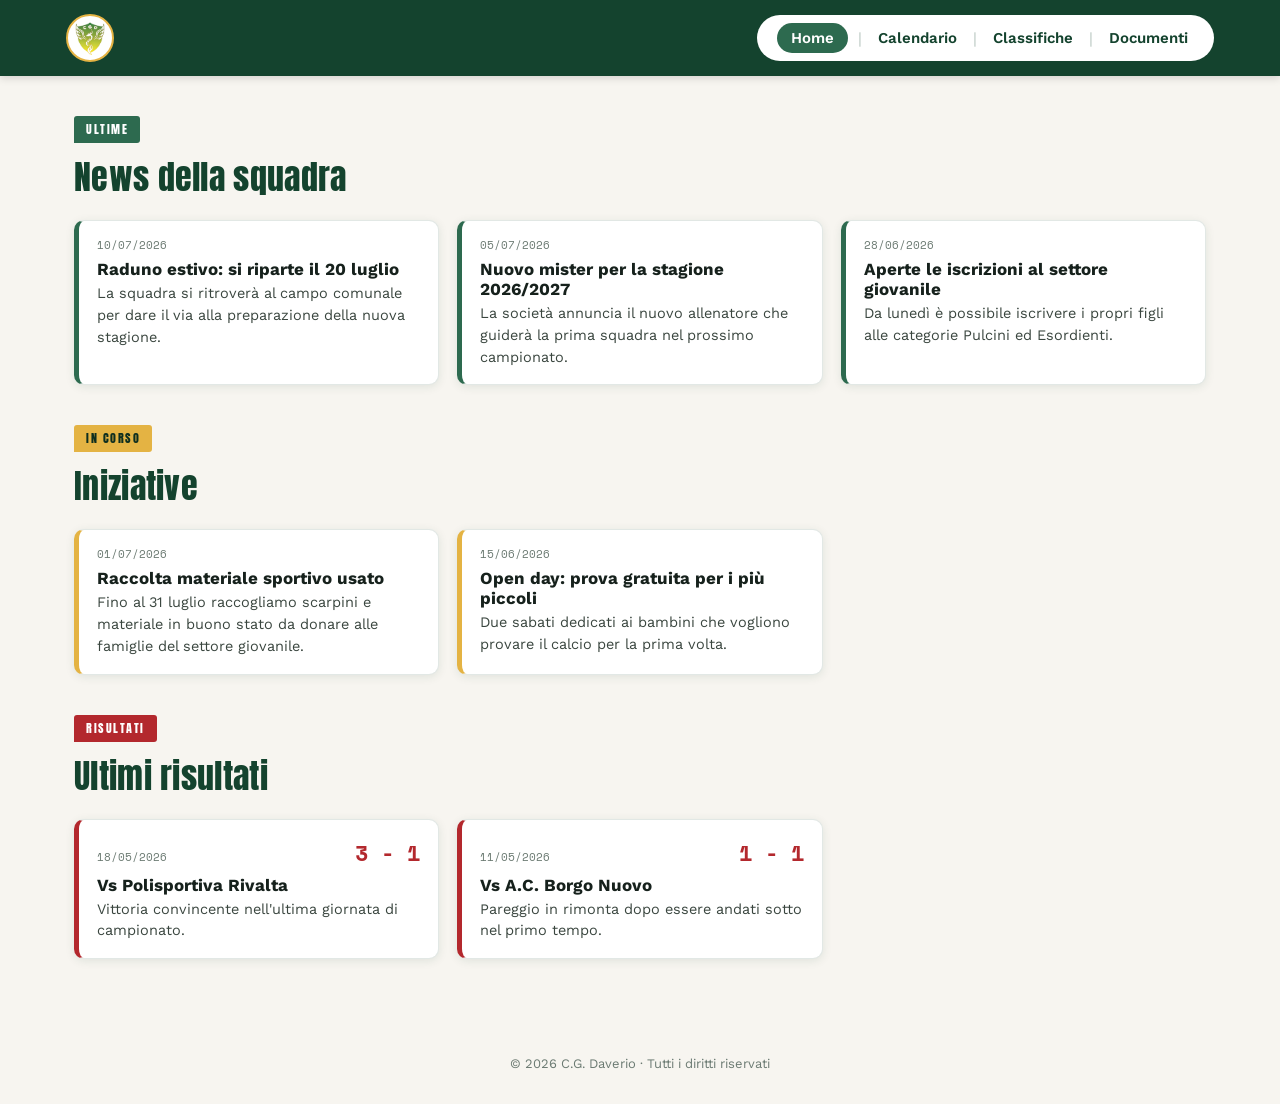
<file: index.html>
<!DOCTYPE html>
<html lang="it">
<head>
<meta charset="UTF-8">
<meta name="viewport" content="width=device-width, initial-scale=1.0">
<title>C.G. Daverio | Home</title>
<meta name="description" content="Sito ufficiale della squadra: news, calendario partite, classifiche e documenti.">

<link rel="preconnect" href="https://fonts.googleapis.com">
<link rel="preconnect" href="https://fonts.gstatic.com" crossorigin>
<link href="https://fonts.googleapis.com/css2?family=Anton&family=Space+Mono:wght@400;700&family=Work+Sans:wght@400;500;600;700&display=swap" rel="stylesheet">

<link rel="stylesheet" href="css/homepage.css">
</head>
<body>

<!-- HEADER -->
<header class="site-header">
  <div class="header-inner">
    <a class="brand" href="index.html" aria-label="Torna alla home">
      <span class="brand-crest">
        <img src="imgs/logo.png" alt="Stemma squadra" onerror="this.style.display='none'; this.nextElementSibling.style.display='flex';">
      </span>
    </a>

    <!-- Tabellone data/ora: visibile su mobile -->
    <div class="scoreboard" id="scoreboard" aria-live="off">
      <span class="scoreboard-date" id="scoreboard-date">--/--/----</span>
      <span class="scoreboard-time" id="scoreboard-time">--:--</span>
    </div>

    <!-- Nav orizzontale: visibile da pc -->
    <nav class="top-nav" aria-label="Navigazione principale">
      <a href="index.html" class="top-nav-link is-active">Home</a>
      <span class="top-nav-sep" aria-hidden="true">|</span>
      <a href="calendario.html" class="top-nav-link">Calendario</a>
      <span class="top-nav-sep" aria-hidden="true">|</span>
      <a href="classifiche.html" class="top-nav-link">Classifiche</a>
      <span class="top-nav-sep" aria-hidden="true">|</span>
      <a href="documenti.html" class="top-nav-link">Documenti</a>
    </nav>
  </div>
</header>

<!-- CONTENUTO -->
<main class="page">

  <section class="section-block" aria-labelledby="news-heading">
    <div class="section-tag">Ultime</div>
    <h1 id="news-heading" class="section-title">News della squadra</h1>

    <div class="news-list" id="news-list">
      <!-- Le card vengono generate da js/homepage.js -->
      <p class="news-empty" id="news-empty" hidden>Nessuna news al momento. Torna a trovarci presto.</p>
    </div>
  </section>

  <section class="section-block section-block--muted" aria-labelledby="iniziative-heading">
    <div class="section-tag section-tag--gold">In corso</div>
    <h2 id="iniziative-heading" class="section-title">Iniziative</h2>
    <div class="news-list" id="iniziative-list"></div>
  </section>

  <section class="section-block" aria-labelledby="risultati-heading">
    <div class="section-tag section-tag--red">Risultati</div>
    <h2 id="risultati-heading" class="section-title">Ultimi risultati</h2>
    <div class="news-list" id="risultati-list"></div>
  </section>

</main>

<footer class="site-footer">
  <p>&copy; <span id="anno-corrente">2026</span> C.G. Daverio &middot; Tutti i diritti riservati</p>
</footer>

<!-- BOTTOM NAV: fissa, solo mobile -->
<nav class="bottom-nav" aria-label="Navigazione rapida">
  <a href="index.html" class="bottom-nav-item is-active">
    <span class="bottom-nav-icon" aria-hidden="true">
      <svg viewBox="0 0 24 24" fill="none" stroke="currentColor" stroke-width="2" stroke-linecap="round" stroke-linejoin="round"><path d="M3 11.5 12 4l9 7.5"/><path d="M5 10v9a1 1 0 0 0 1 1h4v-6h4v6h4a1 1 0 0 0 1-1v-9"/></svg>
    </span>
    <span class="bottom-nav-label">Home</span>
  </a>
  <a href="calendario.html" class="bottom-nav-item">
    <span class="bottom-nav-icon" aria-hidden="true">
      <svg viewBox="0 0 24 24" fill="none" stroke="currentColor" stroke-width="2" stroke-linecap="round" stroke-linejoin="round"><rect x="3" y="5" width="18" height="16" rx="2"/><path d="M3 10h18M8 3v4M16 3v4"/></svg>
    </span>
    <span class="bottom-nav-label">Calendario</span>
  </a>
  <a href="classifiche.html" class="bottom-nav-item">
    <span class="bottom-nav-icon" aria-hidden="true">
      <svg viewBox="0 0 24 24" fill="none" stroke="currentColor" stroke-width="2" stroke-linecap="round" stroke-linejoin="round"><path d="M4 21V10M12 21V3M20 21v-7"/></svg>
    </span>
    <span class="bottom-nav-label">Classifiche</span>
  </a>
  <a href="documenti.html" class="bottom-nav-item">
    <span class="bottom-nav-icon" aria-hidden="true">
      <svg viewBox="0 0 24 24" fill="none" stroke="currentColor" stroke-width="2" stroke-linecap="round" stroke-linejoin="round"><path d="M14 3H7a2 2 0 0 0-2 2v14a2 2 0 0 0 2 2h10a2 2 0 0 0 2-2V8z"/><path d="M14 3v5h5"/></svg>
    </span>
    <span class="bottom-nav-label">Documenti</span>
  </a>
</nav>

<script src="js/homepage.js"></script>
</body>
</html>
</file>
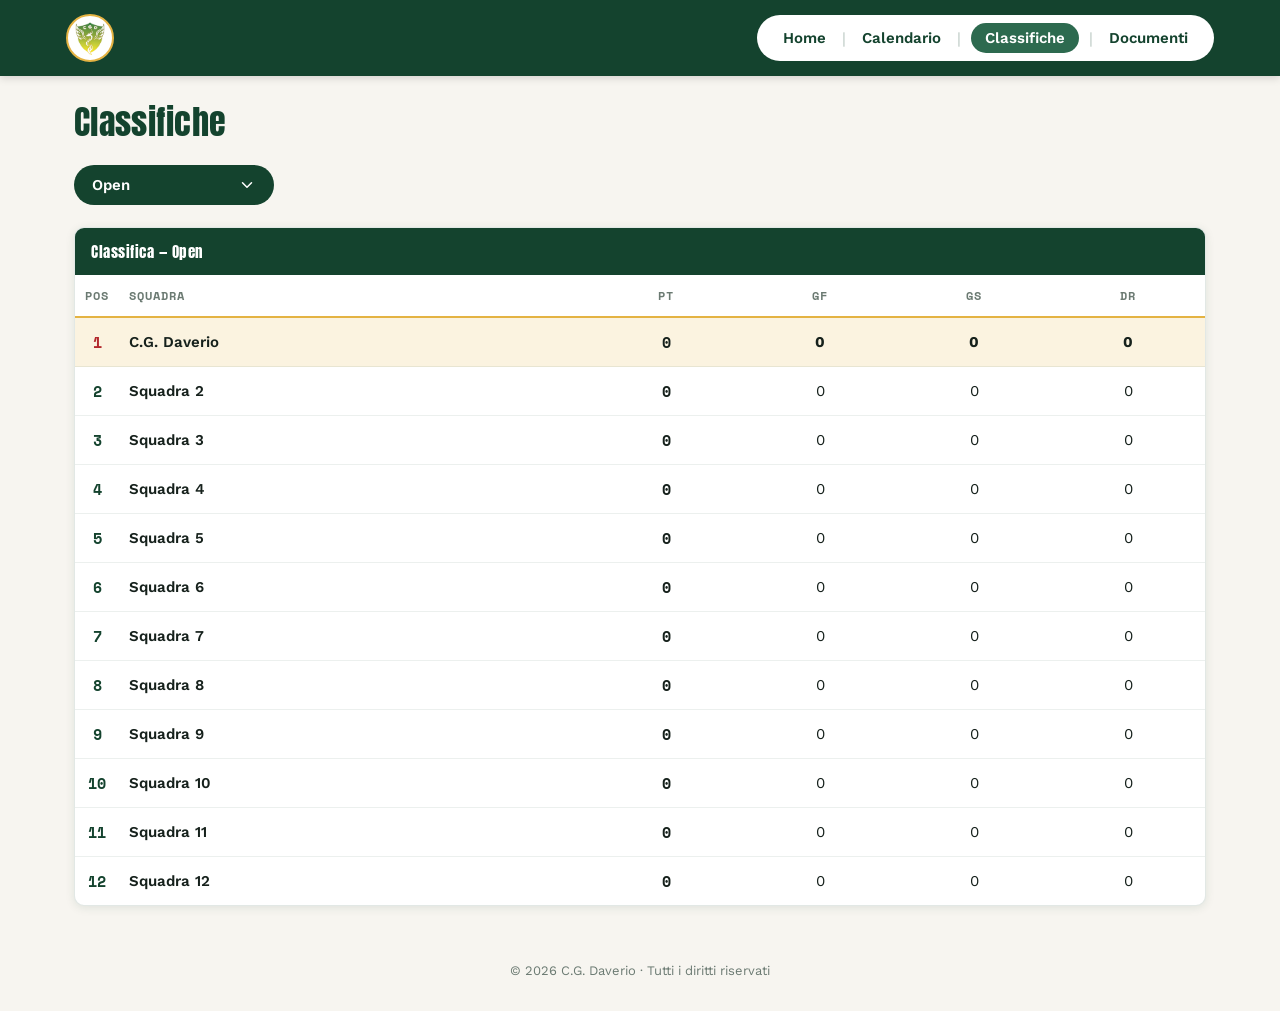
<file: classifiche.html>
<!DOCTYPE html>
<html lang="it">
<head>
<meta charset="UTF-8">
<meta name="viewport" content="width=device-width, initial-scale=1.0">
<title>Classifiche | C.G. Daverio</title>
<meta name="description" content="Classifiche aggiornate di tutte le squadre della società.">

<link rel="preconnect" href="https://fonts.googleapis.com">
<link rel="preconnect" href="https://fonts.gstatic.com" crossorigin>
<link href="https://fonts.googleapis.com/css2?family=Anton&family=Space+Mono:wght@400;700&family=Work+Sans:wght@400;500;600;700&display=swap" rel="stylesheet">

<link rel="stylesheet" href="css/homepage.css">
<link rel="stylesheet" href="css/calendario.css">
<link rel="stylesheet" href="css/classifiche.css">
</head>
<body>

<!-- HEADER (identico alle altre pagine, nav su "Classifiche") -->
<header class="site-header">
  <div class="header-inner">
    <a class="brand" href="index.html" aria-label="Torna alla home">
      <span class="brand-crest">
        <img src="imgs/logo.png" alt="Stemma squadra" onerror="this.style.display='none'; this.nextElementSibling.style.display='flex';">
        <span class="brand-crest-fallback" aria-hidden="true">ASD</span>
      </span>
    </a>

    <div class="scoreboard" id="scoreboard" aria-live="off">
      <span class="scoreboard-date" id="scoreboard-date">--/--/----</span>
      <span class="scoreboard-time" id="scoreboard-time">--:--</span>
    </div>

    <nav class="top-nav" aria-label="Navigazione principale">
      <a href="index.html" class="top-nav-link">Home</a>
      <span class="top-nav-sep" aria-hidden="true">|</span>
      <a href="calendario.html" class="top-nav-link">Calendario</a>
      <span class="top-nav-sep" aria-hidden="true">|</span>
      <a href="classifiche.html" class="top-nav-link is-active">Classifiche</a>
      <span class="top-nav-sep" aria-hidden="true">|</span>
      <a href="documenti.html" class="top-nav-link">Documenti</a>
    </nav>
  </div>
</header>

<main class="page page--classifiche">

  <h1 class="section-title">Classifiche</h1>

  <!-- CONTROLLO: selezione squadra -->
  <div class="calendar-controls">
    <div class="dropdown" id="team-dropdown">
      <button type="button" class="dropdown-btn" id="team-dropdown-btn"
              aria-haspopup="listbox" aria-expanded="false">
        <span id="team-dropdown-label">Carico squadre&hellip;</span>
        <svg class="dropdown-chevron" viewBox="0 0 24 24" fill="none" stroke="currentColor" stroke-width="2" stroke-linecap="round" stroke-linejoin="round" aria-hidden="true"><path d="m6 9 6 6 6-6"/></svg>
      </button>
      <ul class="dropdown-list" id="team-dropdown-list" role="listbox" hidden></ul>
    </div>
  </div>

  <!-- TABELLA CLASSIFICA -->
  <div id="standings-container" class="standings-container" aria-live="polite">
    <p class="matches-loading" id="standings-loading">Caricamento classifica&hellip;</p>
  </div>

</main>

<footer class="site-footer">
  <p>&copy; <span id="anno-corrente">2026</span> C.G. Daverio &middot; Tutti i diritti riservati</p>
</footer>

<!-- BOTTOM NAV (identica alle altre pagine, "Classifiche" attivo) -->
<nav class="bottom-nav" aria-label="Navigazione rapida">
  <a href="index.html" class="bottom-nav-item">
    <span class="bottom-nav-icon" aria-hidden="true">
      <svg viewBox="0 0 24 24" fill="none" stroke="currentColor" stroke-width="2" stroke-linecap="round" stroke-linejoin="round"><path d="M3 11.5 12 4l9 7.5"/><path d="M5 10v9a1 1 0 0 0 1 1h4v-6h4v6h4a1 1 0 0 0 1-1v-9"/></svg>
    </span>
    <span class="bottom-nav-label">Home</span>
  </a>
  <a href="calendario.html" class="bottom-nav-item">
    <span class="bottom-nav-icon" aria-hidden="true">
      <svg viewBox="0 0 24 24" fill="none" stroke="currentColor" stroke-width="2" stroke-linecap="round" stroke-linejoin="round"><rect x="3" y="5" width="18" height="16" rx="2"/><path d="M3 10h18M8 3v4M16 3v4"/></svg>
    </span>
    <span class="bottom-nav-label">Calendario</span>
  </a>
  <a href="classifiche.html" class="bottom-nav-item is-active">
    <span class="bottom-nav-icon" aria-hidden="true">
      <svg viewBox="0 0 24 24" fill="none" stroke="currentColor" stroke-width="2" stroke-linecap="round" stroke-linejoin="round"><path d="M4 21V10M12 21V3M20 21v-7"/></svg>
    </span>
    <span class="bottom-nav-label">Classifiche</span>
  </a>
  <a href="documenti.html" class="bottom-nav-item">
    <span class="bottom-nav-icon" aria-hidden="true">
      <svg viewBox="0 0 24 24" fill="none" stroke="currentColor" stroke-width="2" stroke-linecap="round" stroke-linejoin="round"><path d="M14 3H7a2 2 0 0 0-2 2v14a2 2 0 0 0 2 2h10a2 2 0 0 0 2-2V8z"/><path d="M14 3v5h5"/></svg>
    </span>
    <span class="bottom-nav-label">Documenti</span>
  </a>
</nav>

<script src="js/classifiche.js"></script>
</body>
</html>
</file>
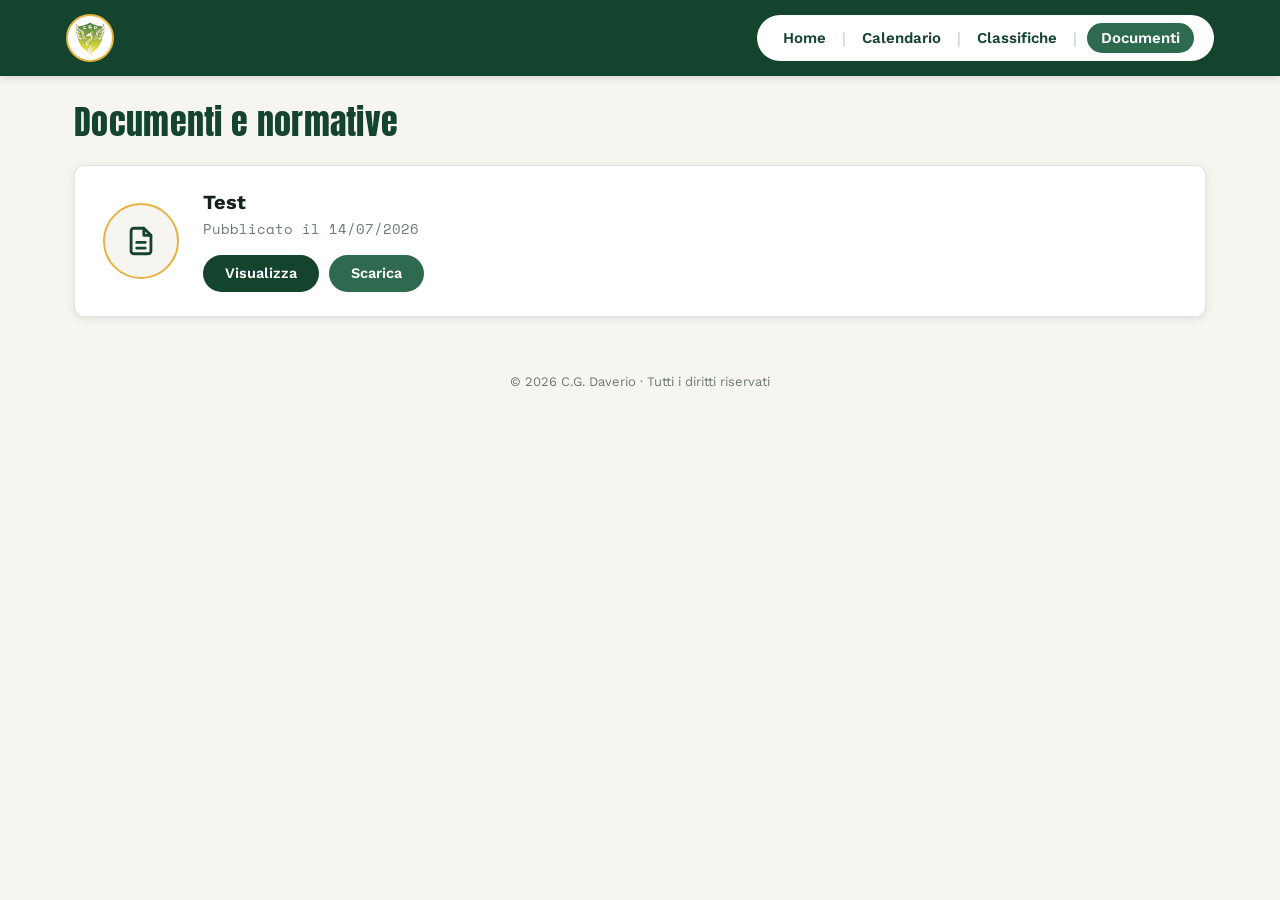
<file: documenti.html>
<!DOCTYPE html>
<html lang="it">
<head>
<meta charset="UTF-8">
<meta name="viewport" content="width=device-width, initial-scale=1.0">
<title>Documenti | C.G. Daverio</title>
<meta name="description" content="Documenti e normative della società, consultabili e scaricabili in PDF.">

<link rel="preconnect" href="https://fonts.googleapis.com">
<link rel="preconnect" href="https://fonts.gstatic.com" crossorigin>
<link href="https://fonts.googleapis.com/css2?family=Anton&family=Space+Mono:wght@400;700&family=Work+Sans:wght@400;500;600;700&display=swap" rel="stylesheet">

<link rel="stylesheet" href="css/homepage.css">
<link rel="stylesheet" href="css/documenti.css">
</head>
<body>

<!-- HEADER (identico alle altre pagine, nav su "Documenti") -->
<header class="site-header">
  <div class="header-inner">
    <a class="brand" href="index.html" aria-label="Torna alla home">
      <span class="brand-crest">
        <img src="imgs/logo.png" alt="Stemma squadra" onerror="this.style.display='none'; this.nextElementSibling.style.display='flex';">
      </span>
    </a>

    <div class="scoreboard" id="scoreboard" aria-live="off">
      <span class="scoreboard-date" id="scoreboard-date">--/--/----</span>
      <span class="scoreboard-time" id="scoreboard-time">--:--</span>
    </div>

    <nav class="top-nav" aria-label="Navigazione principale">
      <a href="index.html" class="top-nav-link">Home</a>
      <span class="top-nav-sep" aria-hidden="true">|</span>
      <a href="calendario.html" class="top-nav-link">Calendario</a>
      <span class="top-nav-sep" aria-hidden="true">|</span>
      <a href="classifiche.html" class="top-nav-link">Classifiche</a>
      <span class="top-nav-sep" aria-hidden="true">|</span>
      <a href="documenti.html" class="top-nav-link is-active">Documenti</a>
    </nav>
  </div>
</header>

<main class="page page--documenti">

  <h1 class="section-title">Documenti e normative</h1>

  <div id="documents-container" class="documents-container" aria-live="polite">
    <p class="matches-loading" id="documents-loading">Caricamento documenti&hellip;</p>
  </div>

</main>

<footer class="site-footer">
  <p>&copy; <span id="anno-corrente">2026</span> C.G. Daverio &middot; Tutti i diritti riservati</p>
</footer>

<!-- BOTTOM NAV (identica alle altre pagine, "Documenti" attivo) -->
<nav class="bottom-nav" aria-label="Navigazione rapida">
  <a href="index.html" class="bottom-nav-item">
    <span class="bottom-nav-icon" aria-hidden="true">
      <svg viewBox="0 0 24 24" fill="none" stroke="currentColor" stroke-width="2" stroke-linecap="round" stroke-linejoin="round"><path d="M3 11.5 12 4l9 7.5"/><path d="M5 10v9a1 1 0 0 0 1 1h4v-6h4v6h4a1 1 0 0 0 1-1v-9"/></svg>
    </span>
    <span class="bottom-nav-label">Home</span>
  </a>
  <a href="calendario.html" class="bottom-nav-item">
    <span class="bottom-nav-icon" aria-hidden="true">
      <svg viewBox="0 0 24 24" fill="none" stroke="currentColor" stroke-width="2" stroke-linecap="round" stroke-linejoin="round"><rect x="3" y="5" width="18" height="16" rx="2"/><path d="M3 10h18M8 3v4M16 3v4"/></svg>
    </span>
    <span class="bottom-nav-label">Calendario</span>
  </a>
  <a href="classifiche.html" class="bottom-nav-item">
    <span class="bottom-nav-icon" aria-hidden="true">
      <svg viewBox="0 0 24 24" fill="none" stroke="currentColor" stroke-width="2" stroke-linecap="round" stroke-linejoin="round"><path d="M4 21V10M12 21V3M20 21v-7"/></svg>
    </span>
    <span class="bottom-nav-label">Classifiche</span>
  </a>
  <a href="documenti.html" class="bottom-nav-item is-active">
    <span class="bottom-nav-icon" aria-hidden="true">
      <svg viewBox="0 0 24 24" fill="none" stroke="currentColor" stroke-width="2" stroke-linecap="round" stroke-linejoin="round"><path d="M14 3H7a2 2 0 0 0-2 2v14a2 2 0 0 0 2 2h10a2 2 0 0 0 2-2V8z"/><path d="M14 3v5h5"/></svg>
    </span>
    <span class="bottom-nav-label">Documenti</span>
  </a>
</nav>

<script src="js/documenti.js"></script>
</body>
</html>
</file>
<file: css/homepage.css>
/* =========================================================
   DESIGN TOKENS
   ========================================================= */
:root {
  --verde-pino: #14432E;
  --verde-pino-scuro: #0D2E1F;
  --verde-campo: #2D6A4F;
  --oro-stemma: #E4B343;
  --bianco-gesso: #F7F5F0;
  --bianco-puro: #FFFFFF;
  --inchiostro: #16211C;
  --grigio-erba: #6B7A72;
  --rosso-risultato: #B3282D;

  --font-display: 'Anton', 'Arial Narrow', sans-serif;
  --font-body: 'Work Sans', system-ui, sans-serif;
  --font-mono: 'Space Mono', 'Courier New', monospace;

  --header-h: 76px;
  --bottom-nav-h: 68px;
  --radius: 10px;
  --shadow-card: 0 2px 10px rgba(20, 67, 46, 0.10);
}

* { box-sizing: border-box; }

html { scroll-behavior: smooth; }

@media (prefers-reduced-motion: reduce) {
  html { scroll-behavior: auto; }
  * { animation-duration: 0.001ms !important; transition-duration: 0.001ms !important; }
}

body {
  margin: 0;
  font-family: var(--font-body);
  background: var(--bianco-gesso);
  color: var(--inchiostro);
  /* spazio per la bottom-nav fissa su mobile */
  padding-bottom: calc(var(--bottom-nav-h) + 12px);
}

a { color: inherit; text-decoration: none; }

img { max-width: 100%; display: block; }

:focus-visible {
  outline: 3px solid var(--oro-stemma);
  outline-offset: 2px;
}

/* =========================================================
   HEADER
   ========================================================= */
.site-header {
  position: sticky;
  top: 0;
  z-index: 20;
  background: var(--verde-pino);
  color: var(--bianco-puro);
  box-shadow: 0 2px 8px rgba(0,0,0,0.15);
}

.header-inner {
  max-width: 1180px;
  margin: 0 auto;
  padding: 10px 16px;
  display: flex;
  align-items: center;
  justify-content: space-between;
  gap: 16px;
  min-height: var(--header-h);
}

.brand {
  display: flex;
  align-items: center;
  gap: 12px;
  flex-shrink: 0;
}

.brand-crest {
  width: 48px;
  height: 48px;
  border-radius: 50%;
  background: var(--bianco-puro);
  border: 2px solid var(--oro-stemma);
  overflow: hidden;
  flex-shrink: 0;
  display: flex;
  align-items: center;
  justify-content: center;
}

.brand-crest img { width: 100%; height: 100%; object-fit: cover; }

.brand-crest-fallback {
  display: none;
  align-items: center;
  justify-content: center;
  width: 100%;
  height: 100%;
  font-family: var(--font-display);
  color: var(--verde-pino);
  font-size: 15px;
  letter-spacing: 0.5px;
}

.brand-name {
  font-family: var(--font-display);
  font-size: 18px;
  letter-spacing: 0.4px;
  line-height: 1.1;
  display: none; /* nascosto su mobile per dare spazio al tabellone */
}

/* Tabellone data/ora — elemento distintivo, stile segnapunti */
.scoreboard {
  display: flex;
  gap: 8px;
  font-family: var(--font-mono);
  background: var(--verde-pino-scuro);
  border: 1px solid rgba(228, 179, 67, 0.4);
  border-radius: 6px;
  padding: 6px 10px;
  color: var(--oro-stemma);
  font-size: 13px;
  line-height: 1.3;
  letter-spacing: 0.5px;
}

.scoreboard-date::after { content: ""; }

@media (min-width: 340px) {
  .scoreboard { flex-direction: column; text-align: right; }
}

/* Nav orizzontale — solo desktop */
.top-nav {
  display: none;
}

/* =========================================================
   MOBILE: bottom nav fissa
   ========================================================= */
.bottom-nav {
  position: fixed;
  left: 0;
  right: 0;
  bottom: 0;
  z-index: 30;
  display: flex;
  background: var(--verde-pino);
  border-top: 2px solid var(--oro-stemma);
  height: var(--bottom-nav-h);
  padding-bottom: env(safe-area-inset-bottom, 0);
  box-shadow: 0 -2px 10px rgba(0,0,0,0.18);
}

.bottom-nav-item {
  flex: 1 1 0;
  display: flex;
  flex-direction: column;
  align-items: center;
  justify-content: center;
  gap: 2px;
  color: rgba(255,255,255,0.72);
  font-size: 11px;
  font-weight: 600;
  padding: 6px 2px;
  transition: color 0.15s ease;
}

.bottom-nav-icon svg { width: 22px; height: 22px; }

.bottom-nav-item.is-active,
.bottom-nav-item:hover,
.bottom-nav-item:focus-visible {
  color: var(--oro-stemma);
}

/* =========================================================
   CONTENUTO / CARD
   ========================================================= */
.page {
  max-width: 900px;
  margin: 0 auto;
  padding: 24px 16px 8px;
}

.section-block { margin-bottom: 40px; }
.section-block--muted { }

.section-tag {
  display: inline-block;
  font-family: var(--font-display);
  font-size: 12px;
  letter-spacing: 1.5px;
  text-transform: uppercase;
  color: var(--bianco-puro);
  background: var(--verde-campo);
  padding: 4px 12px 5px;
  border-radius: 3px 3px 3px 0;
  margin-bottom: 8px;
}

.section-tag--gold { background: var(--oro-stemma); color: var(--verde-pino-scuro); }
.section-tag--red { background: var(--rosso-risultato); }

.section-title {
  font-family: var(--font-display);
  font-weight: 400;
  font-size: 28px;
  letter-spacing: 0.3px;
  margin: 0 0 18px;
  color: var(--verde-pino);
}

.news-list {
  display: flex;
  flex-direction: column;
  gap: 14px;
}

.news-empty {
  color: var(--grigio-erba);
  font-style: italic;
}

.news-card {
  display: block;
  background: var(--bianco-puro);
  border: 1px solid rgba(20,67,46,0.12);
  border-left: 5px solid var(--verde-campo);
  border-radius: var(--radius);
  padding: 16px 18px;
  box-shadow: var(--shadow-card);
  transition: transform 0.15s ease, box-shadow 0.15s ease;
}

a.news-card:hover,
a.news-card:focus-visible {
  transform: translateY(-2px);
  box-shadow: 0 6px 16px rgba(20, 67, 46, 0.18);
}

.news-card--iniziativa { border-left-color: var(--oro-stemma); }
.news-card--risultato { border-left-color: var(--rosso-risultato); }

.news-card-top {
  display: flex;
  align-items: baseline;
  justify-content: space-between;
  gap: 12px;
  margin-bottom: 6px;
}

.news-card-badge {
  font-family: var(--font-mono);
  font-size: 11px;
  color: var(--grigio-erba);
  white-space: nowrap;
}

.news-card-title {
  font-family: var(--font-body);
  font-weight: 700;
  font-size: 17px;
  margin: 0 0 4px;
  color: var(--inchiostro);
}

.news-card-excerpt {
  margin: 0;
  font-size: 14.5px;
  line-height: 1.5;
  color: #3a463f;
}

.news-card-score {
  font-family: var(--font-mono);
  font-weight: 700;
  font-size: 22px;
  color: var(--rosso-risultato);
}

/* =========================================================
   FOOTER
   ========================================================= */
.site-footer {
  text-align: center;
  padding: 24px 16px 20px;
  color: var(--grigio-erba);
  font-size: 13px;
}

/* =========================================================
   BREAKPOINT: DESKTOP / TABLET
   ========================================================= */
@media (min-width: 860px) {
  body { padding-bottom: 0; }

  .bottom-nav { display: none; }

  .scoreboard { display: none; }

  .brand-name { display: block; }

  .top-nav {
    display: flex;
    align-items: center;
    gap: 10px;
    background: var(--bianco-puro);
    border-radius: 999px;
    padding: 8px 20px;
    margin-left: auto;
  }

  .top-nav-link {
    font-family: var(--font-body);
    font-weight: 600;
    font-size: 15px;
    color: var(--verde-pino);
    padding: 6px 6px;
    border-radius: 999px;
  }

  .top-nav-link:hover,
  .top-nav-link:focus-visible {
    color: var(--rosso-risultato);
  }

  .top-nav-link.is-active {
    color: var(--bianco-puro);
    background: var(--verde-campo);
    padding: 6px 14px;
  }

  .top-nav-sep {
    color: rgba(20,67,46,0.3);
  }

  .page { max-width: 1180px; padding: 40px 24px 20px; }

  .section-title { font-size: 34px; }

  .news-list {
    display: grid;
    grid-template-columns: repeat(auto-fill, minmax(280px, 1fr));
    gap: 18px;
  }
}
</file>
<file: css/calendario.css>
/* =========================================================
   Riusa i design token e lo stile header/footer/bottom-nav
   già definiti in homepage.css (caricato prima di questo file).
   ========================================================= */

.page--calendario { padding-top: 20px; }

.only-desktop { display: none; }

/* =========================================================
   CONTROLLI: selezione squadra / giornata
   ========================================================= */
.calendar-controls {
  display: flex;
  flex-wrap: wrap;
  gap: 12px;
  margin-bottom: 22px;
}

.dropdown {
  position: relative;
}

.dropdown-btn {
  display: flex;
  align-items: center;
  gap: 10px;
  font-family: var(--font-body);
  font-weight: 600;
  font-size: 15px;
  color: var(--bianco-puro);
  background: var(--verde-pino);
  border: none;
  border-radius: 999px;
  padding: 11px 18px;
  cursor: pointer;
  min-width: 200px;
  justify-content: space-between;
}

.dropdown-btn:hover,
.dropdown-btn:focus-visible {
  background: var(--verde-campo);
}

.dropdown-chevron {
  width: 18px;
  height: 18px;
  flex-shrink: 0;
  transition: transform 0.15s ease;
}

.dropdown.is-open .dropdown-chevron { transform: rotate(180deg); }

.dropdown-list {
  position: absolute;
  z-index: 15;
  top: calc(100% + 6px);
  left: 0;
  min-width: 100%;
  background: var(--bianco-puro);
  border: 1px solid rgba(20,67,46,0.15);
  border-radius: var(--radius);
  box-shadow: 0 8px 24px rgba(20,67,46,0.18);
  list-style: none;
  margin: 0;
  padding: 6px;
  max-height: 260px;
  overflow-y: auto;
}

.dropdown-option {
  display: block;
  width: 100%;
  text-align: left;
  background: none;
  border: none;
  border-radius: 6px;
  padding: 9px 12px;
  font-family: var(--font-body);
  font-size: 14.5px;
  color: var(--inchiostro);
  cursor: pointer;
}

.dropdown-option:hover,
.dropdown-option:focus-visible {
  background: var(--bianco-gesso);
}

.dropdown-option.is-selected {
  color: var(--verde-pino);
  font-weight: 700;
  background: rgba(45,106,79,0.10);
}

/* =========================================================
   GIORNATA: intestazione di gruppo
   ========================================================= */
.giornata-heading {
  font-family: var(--font-display);
  font-weight: 400;
  font-size: 15px;
  letter-spacing: 1px;
  text-transform: uppercase;
  color: var(--verde-pino);
  border-bottom: 2px solid var(--oro-stemma);
  padding-bottom: 6px;
  margin: 28px 0 14px;
}

.giornata-heading:first-child { margin-top: 0; }

.matches-loading,
.matches-empty {
  color: var(--grigio-erba);
  font-style: italic;
}

/* =========================================================
   CARD PARTITA
   ========================================================= */
.match-card {
  display: grid;
  grid-template-columns: 1fr auto 1fr;
  align-items: center;
  gap: 10px;
  background: var(--bianco-puro);
  border: 1px solid rgba(20,67,46,0.12);
  border-radius: var(--radius);
  box-shadow: var(--shadow-card);
  padding: 14px 14px;
  margin-bottom: 12px;
}

.match-team {
  display: flex;
  align-items: center;
  gap: 8px;
  min-width: 0;
}

.match-team--trasferta {
  flex-direction: row-reverse;
  text-align: right;
}

.match-team-logo {
  width: 34px;
  height: 34px;
  border-radius: 50%;
  object-fit: cover;
  background: var(--bianco-gesso);
  border: 1px solid rgba(20,67,46,0.15);
  flex-shrink: 0;
}

.match-team-name {
  font-family: var(--font-body);
  font-weight: 600;
  font-size: 13.5px;
  line-height: 1.25;
  color: var(--inchiostro);
  overflow: hidden;
  text-overflow: ellipsis;
  white-space: nowrap;
}

.team-name-long { display: none; }

.match-score {
  display: flex;
  align-items: center;
  gap: 5px;
  font-family: var(--font-mono);
  font-weight: 700;
  font-size: 18px;
  color: var(--inchiostro);
  justify-content: center;
  min-width: 64px;
}

.match-score.is-scheduled {
  color: var(--grigio-erba);
  font-weight: 400;
  letter-spacing: 2px;
}

.score-num.is-winner {
  color: var(--rosso-risultato);
  font-weight: 700;
}

.score-num.is-loser {
  color: var(--grigio-erba);
  font-weight: 400;
}

/* Dettagli extra (indirizzo, giorno, ora): solo desktop */
.match-meta {
  display: none;
}

/* =========================================================
   BREAKPOINT: DESKTOP / TABLET
   ========================================================= */
@media (min-width: 860px) {
  .only-desktop { display: block; }

  .team-name-long { display: inline; }
  .team-name-short { display: none; }

  .match-card {
    grid-template-columns: 1fr auto 1fr;
    grid-template-rows: auto auto;
    padding: 18px 20px;
  }

  .match-team-logo { width: 42px; height: 42px; }
  .match-team-name { font-size: 15px; white-space: normal; }

  .match-score { font-size: 22px; min-width: 90px; }

  .match-meta {
    display: block;
    grid-column: 1 / -1;
    margin-top: 12px;
    padding-top: 12px;
    border-top: 1px dashed rgba(20,67,46,0.15);
    font-family: var(--font-mono);
    font-size: 13px;
    color: var(--grigio-erba);
    text-align: center;
  }

  .match-meta-sep { margin: 0 8px; color: rgba(20,67,46,0.3); }
}
</file>
<file: css/classifiche.css>
/* =========================================================
   Riusa i design token da homepage.css e i dropdown da
   calendario.css (entrambi caricati prima di questo file).
   ========================================================= */

.page--classifiche { padding-top: 20px; }

.standings-container {
  background: var(--bianco-puro);
  border: 1px solid rgba(20,67,46,0.12);
  border-radius: var(--radius);
  box-shadow: var(--shadow-card);
  overflow-x: auto;
}

.standings-table {
  width: 100%;
  border-collapse: collapse;
  font-family: var(--font-body);
  font-size: 13.5px;
  min-width: 460px;
}

.standings-table caption {
  text-align: left;
  font-family: var(--font-display);
  font-weight: 400;
  font-size: 15px;
  letter-spacing: 0.5px;
  color: var(--bianco-puro);
  background: var(--verde-pino);
  padding: 12px 16px;
}

.standings-table thead th {
  font-family: var(--font-mono);
  font-size: 11px;
  text-transform: uppercase;
  letter-spacing: 1px;
  color: var(--grigio-erba);
  text-align: center;
  padding: 10px 8px;
  border-bottom: 2px solid var(--oro-stemma);
}

.standings-table thead th:first-child,
.standings-table tbody td:first-child {
  text-align: center;
  width: 44px;
}

.standings-table thead th.col-squadra,
.standings-table tbody td.col-squadra {
  text-align: left;
}

.standings-table tbody td {
  padding: 11px 8px;
  text-align: center;
  border-bottom: 1px solid rgba(20,67,46,0.08);
}

.standings-table tbody tr:last-child td { border-bottom: none; }

.standings-pos {
  font-family: var(--font-mono);
  font-weight: 700;
  color: var(--verde-pino);
}

.standings-team {
  display: flex;
  align-items: center;
  gap: 8px;
  font-weight: 600;
  white-space: nowrap;
}

.standings-pt {
  font-family: var(--font-mono);
  font-weight: 700;
  color: var(--inchiostro);
}

.standings-dr.is-positive { color: var(--verde-campo); font-weight: 700; }
.standings-dr.is-negative { color: var(--rosso-risultato); font-weight: 700; }

/* Riga della nostra squadra, evidenziata */
.standings-table tbody tr.is-nostra-squadra {
  background: rgba(228, 179, 67, 0.16);
}

.standings-table tbody tr.is-nostra-squadra td {
  font-weight: 700;
}

.standings-table tbody tr.is-nostra-squadra .standings-pos {
  color: var(--rosso-risultato);
}

@media (min-width: 860px) {
  .standings-table { font-size: 15px; }
  .standings-table thead th { font-size: 12px; padding: 12px 10px; }
  .standings-table tbody td { padding: 13px 10px; }
}
</file>
<file: css/documenti.css>
/* =========================================================
   Riusa i design token da homepage.css (caricato prima).
   ========================================================= */

.page--documenti { padding-top: 20px; }

.documents-container {
  display: flex;
  flex-direction: column;
  gap: 16px;
}

.matches-loading,
.matches-empty {
  color: var(--grigio-erba);
  font-style: italic;
}

/* =========================================================
   CARD DOCUMENTO
   ========================================================= */
.document-card {
  display: flex;
  align-items: center;
  gap: 16px;
  background: var(--bianco-puro);
  border: 1px solid rgba(20,67,46,0.14);
  border-radius: var(--radius);
  box-shadow: var(--shadow-card);
  padding: 16px;
}

.document-icon {
  flex-shrink: 0;
  width: 56px;
  height: 56px;
  border-radius: 50%;
  background: var(--bianco-gesso);
  border: 2px solid var(--oro-stemma);
  display: flex;
  align-items: center;
  justify-content: center;
}

.document-icon svg {
  width: 26px;
  height: 26px;
  color: var(--verde-pino);
}

.document-info {
  flex: 1 1 auto;
  min-width: 0;
}

.document-title {
  margin: 0 0 3px;
  font-family: var(--font-body);
  font-weight: 700;
  font-size: 15px;
  color: var(--inchiostro);
  overflow-wrap: break-word;
}

.document-meta {
  margin: 0 0 12px;
  font-family: var(--font-mono);
  font-size: 12px;
  color: var(--grigio-erba);
}

.document-actions {
  display: flex;
  gap: 10px;
  flex-wrap: wrap;
}

.document-btn {
  font-family: var(--font-body);
  font-weight: 600;
  font-size: 13px;
  color: var(--bianco-puro);
  background: var(--verde-pino);
  border: none;
  border-radius: 999px;
  padding: 8px 16px;
  cursor: pointer;
  text-align: center;
}

.document-btn:hover,
.document-btn:focus-visible {
  background: var(--verde-campo);
}

.document-btn--scarica {
  background: var(--verde-campo);
}

.document-btn--scarica:hover,
.document-btn--scarica:focus-visible {
  background: var(--verde-pino);
}

/* =========================================================
   BREAKPOINT: DESKTOP / TABLET
   Stessa struttura, solo scalata più grande (come da schizzo).
   ========================================================= */
@media (min-width: 860px) {
  .documents-container { gap: 20px; }

  .document-card { padding: 24px 28px; gap: 24px; }

  .document-icon { width: 76px; height: 76px; }
  .document-icon svg { width: 34px; height: 34px; }

  .document-title { font-size: 20px; margin-bottom: 5px; }
  .document-meta { font-size: 13.5px; margin-bottom: 16px; }

  .document-btn { font-size: 14.5px; padding: 10px 22px; }
}
</file>
